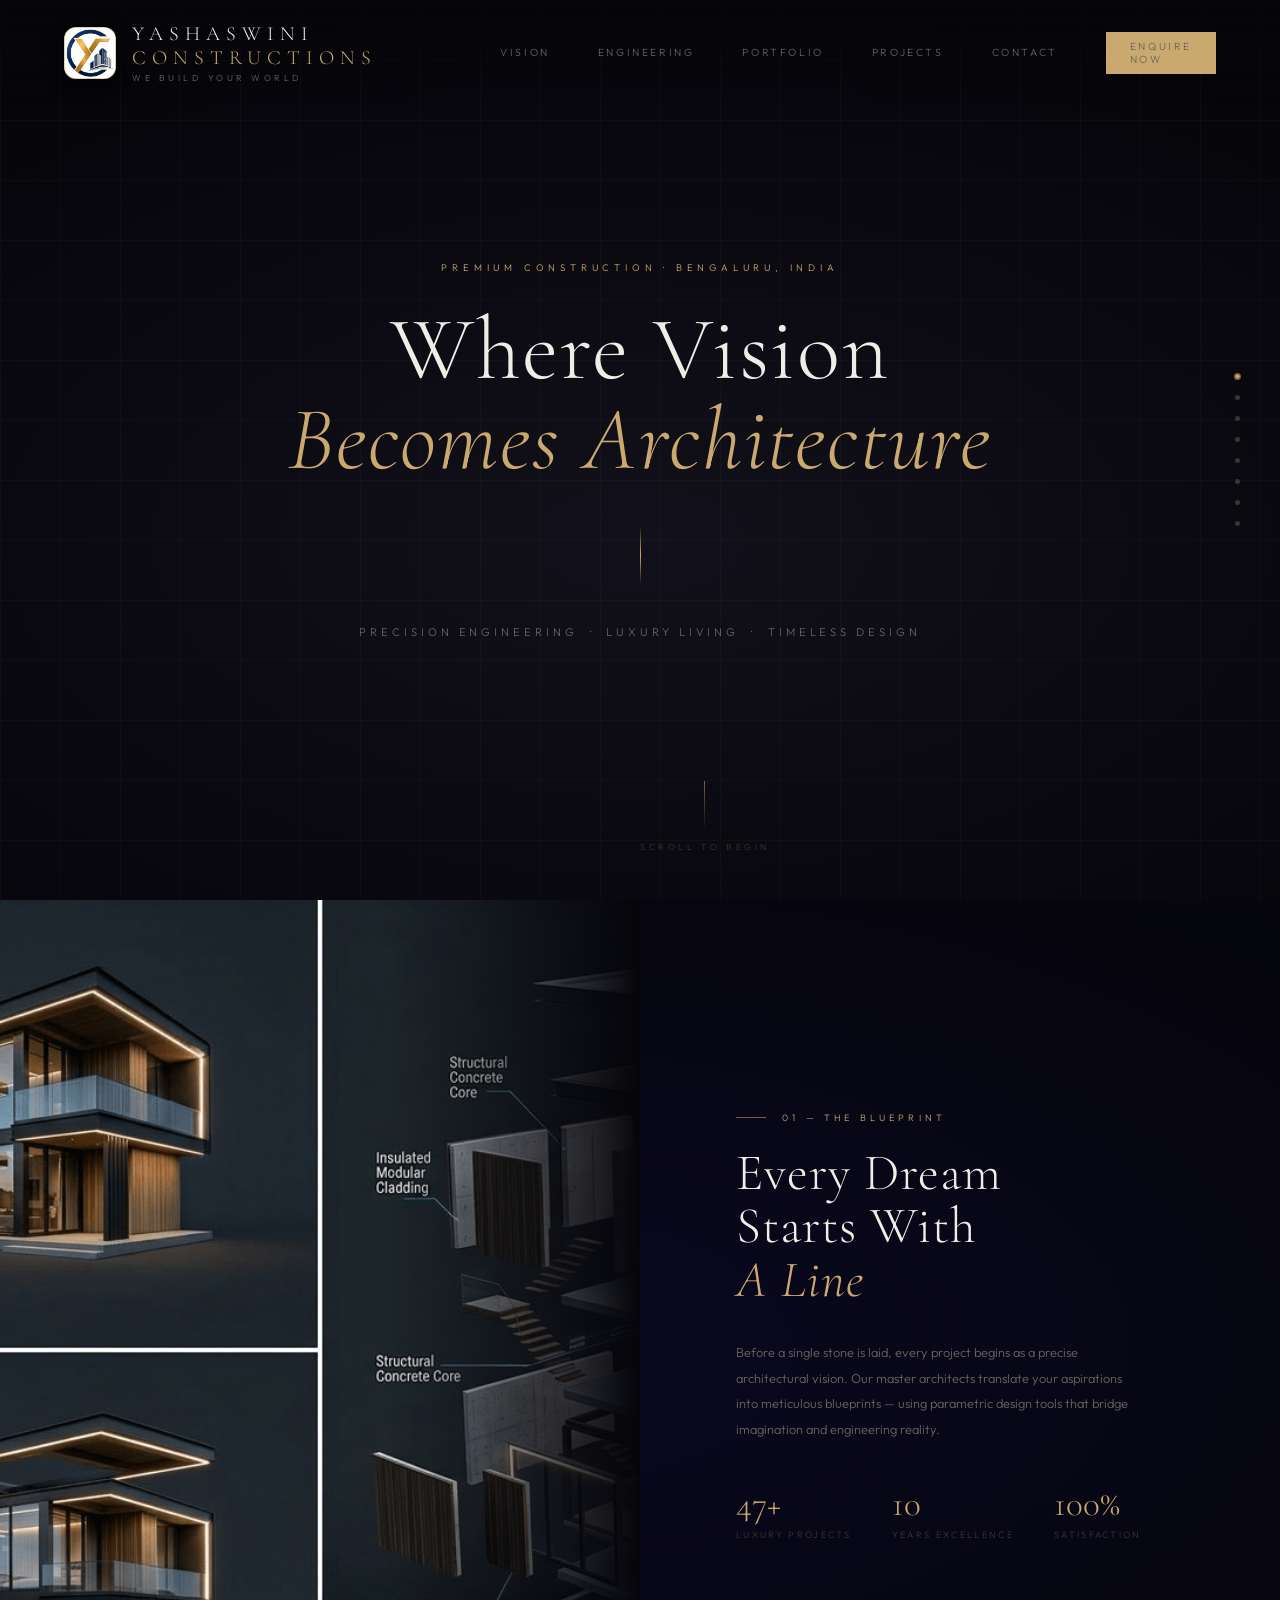
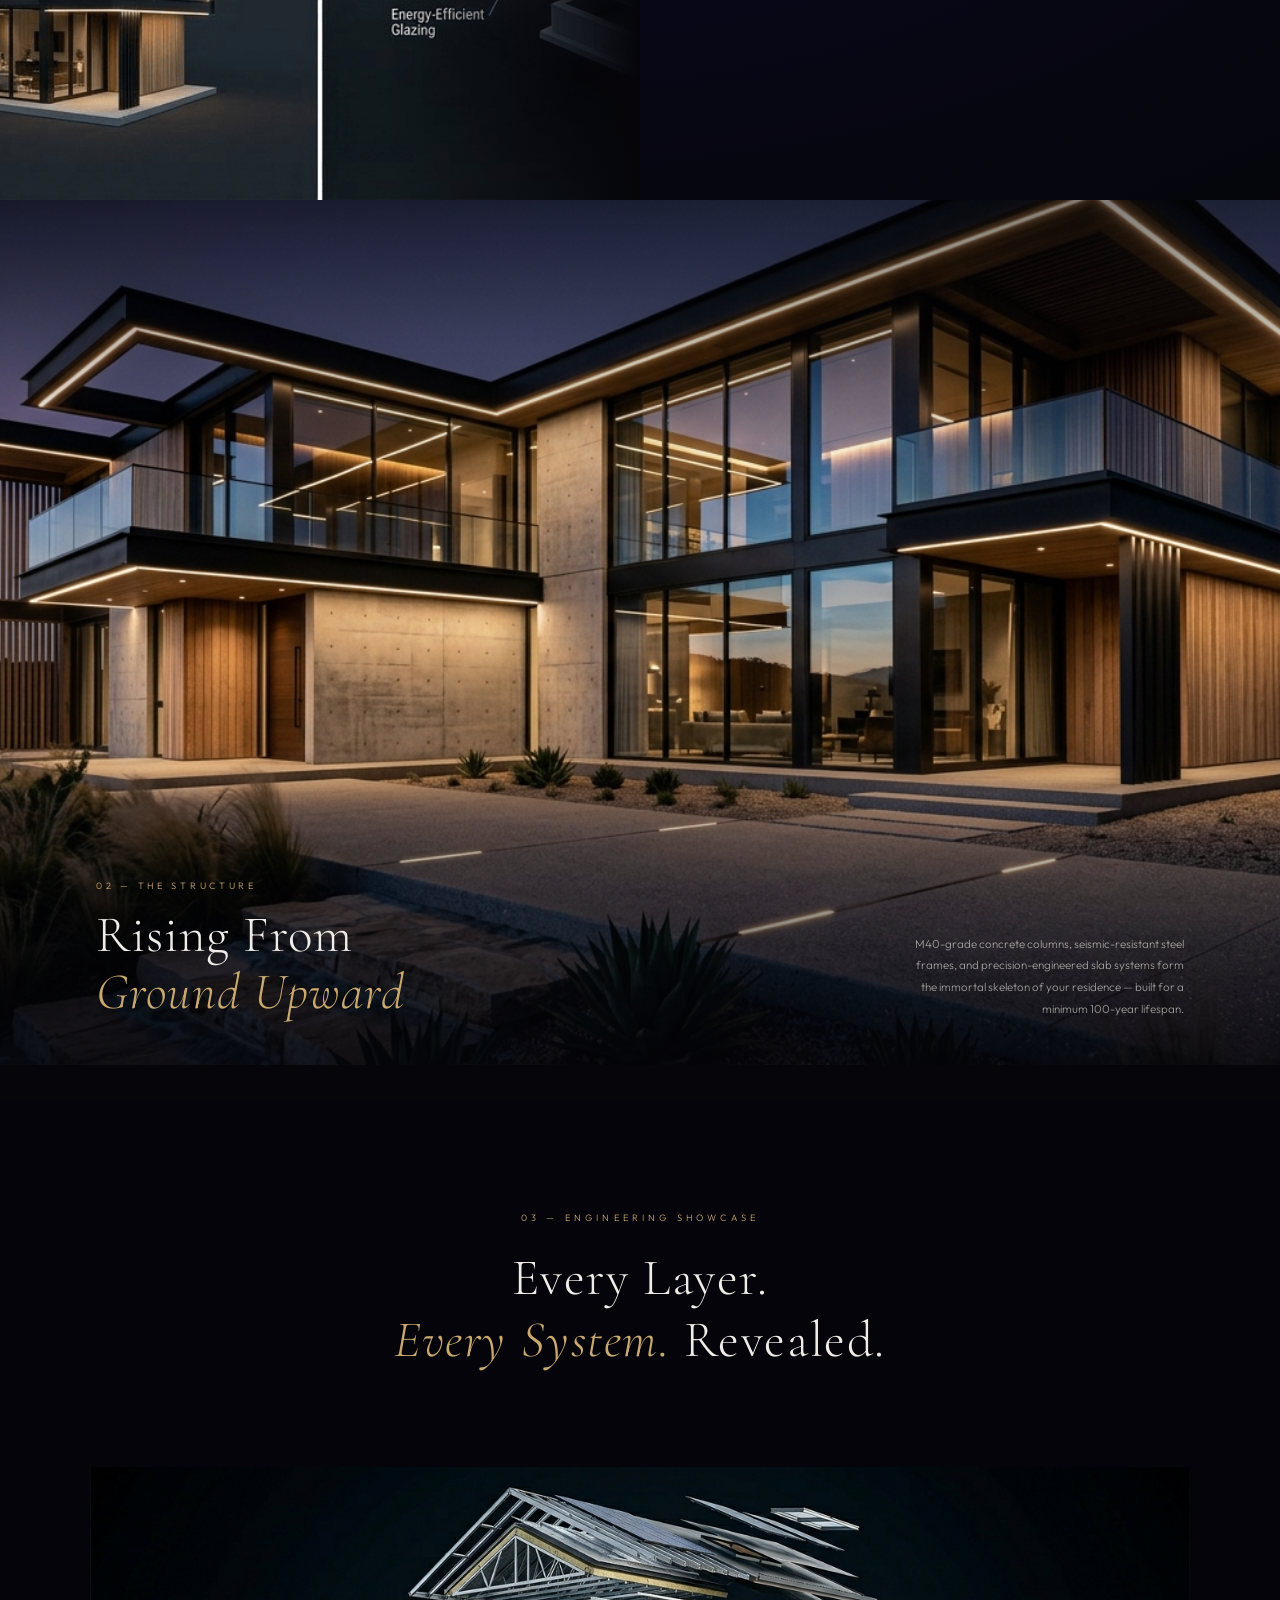
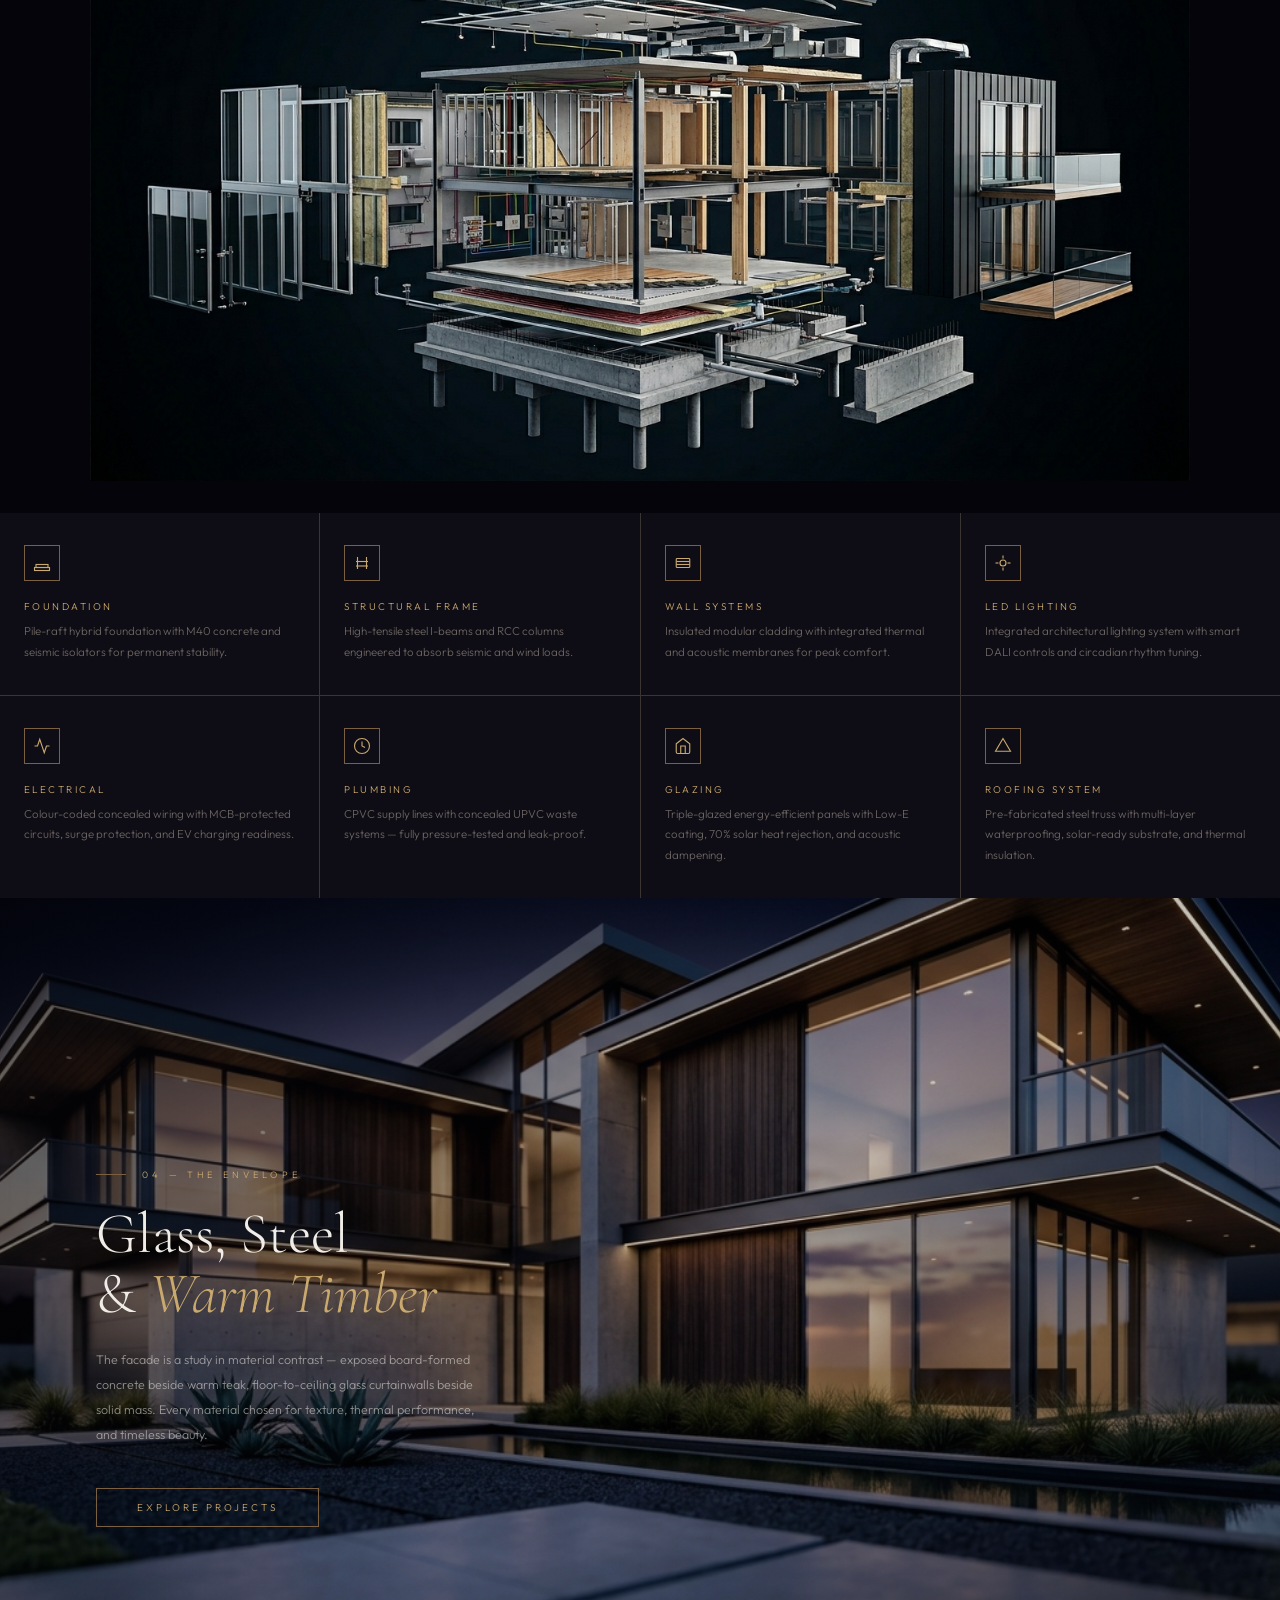
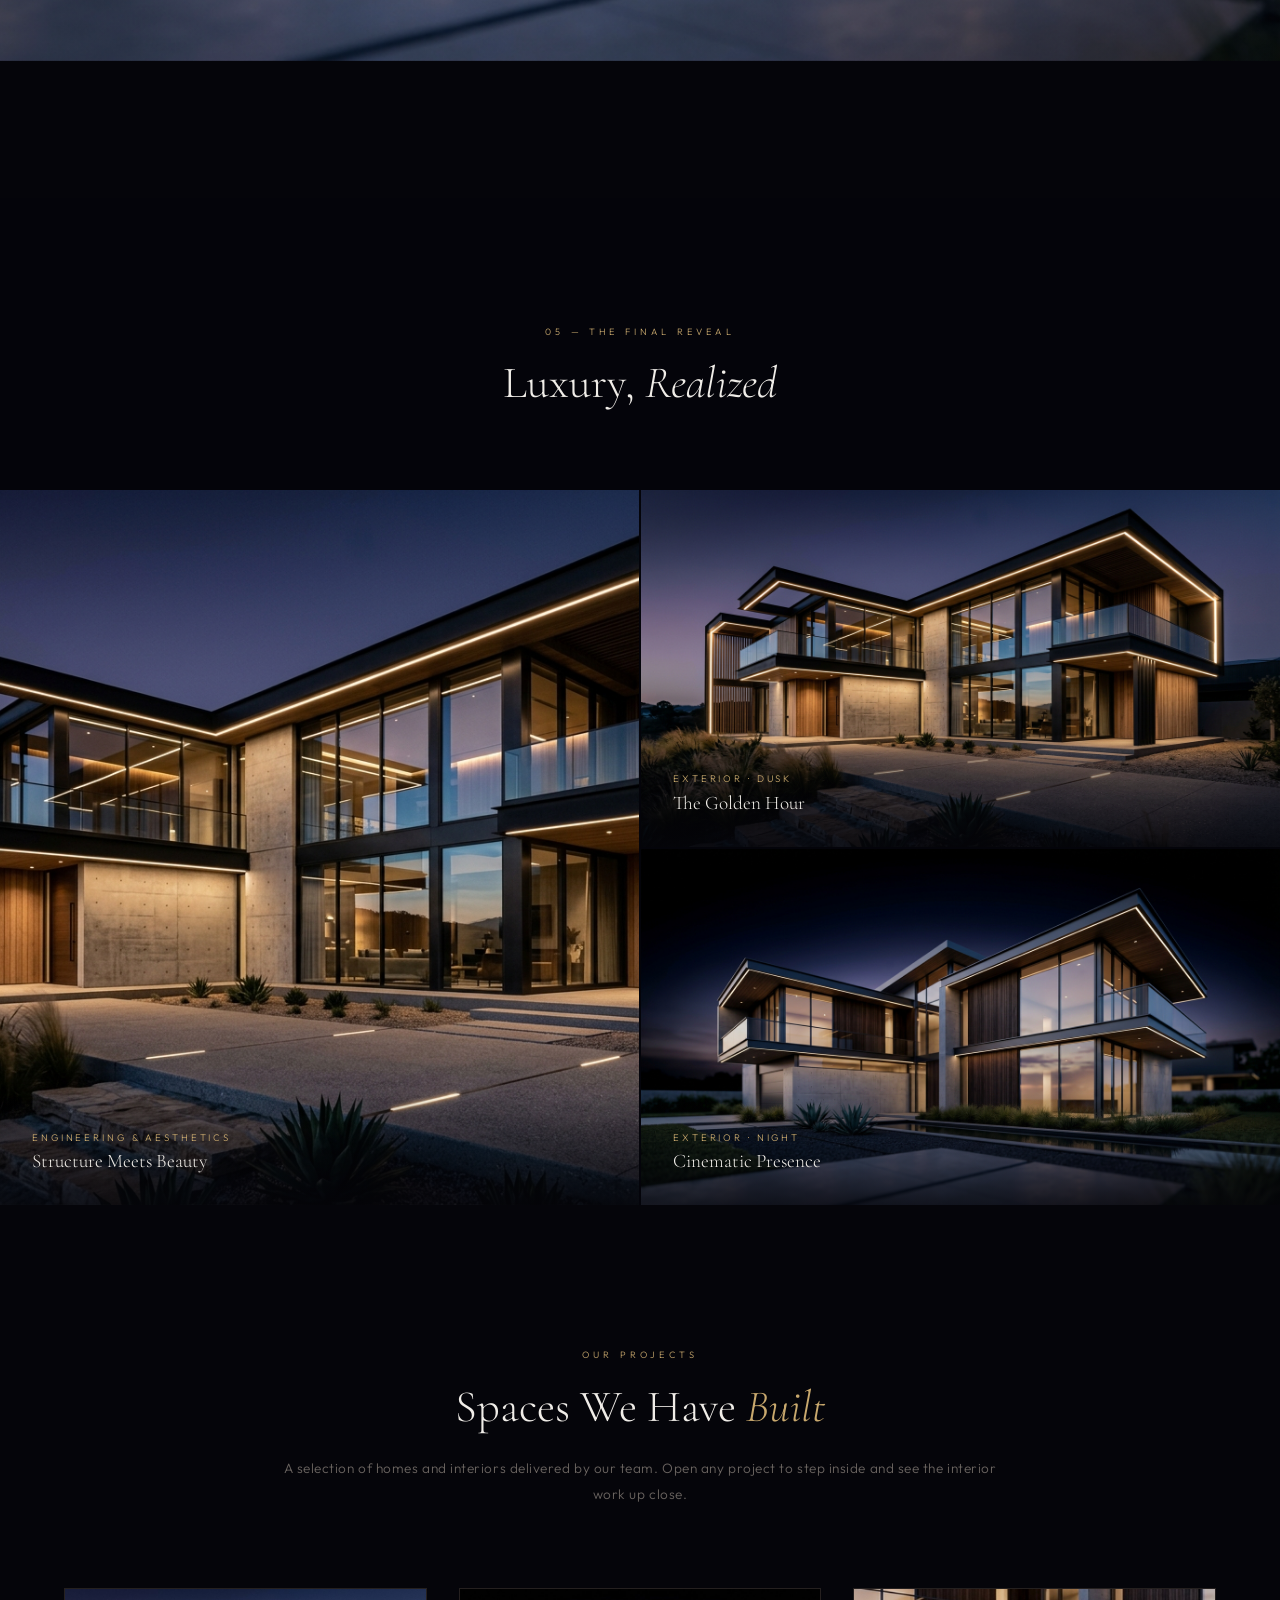
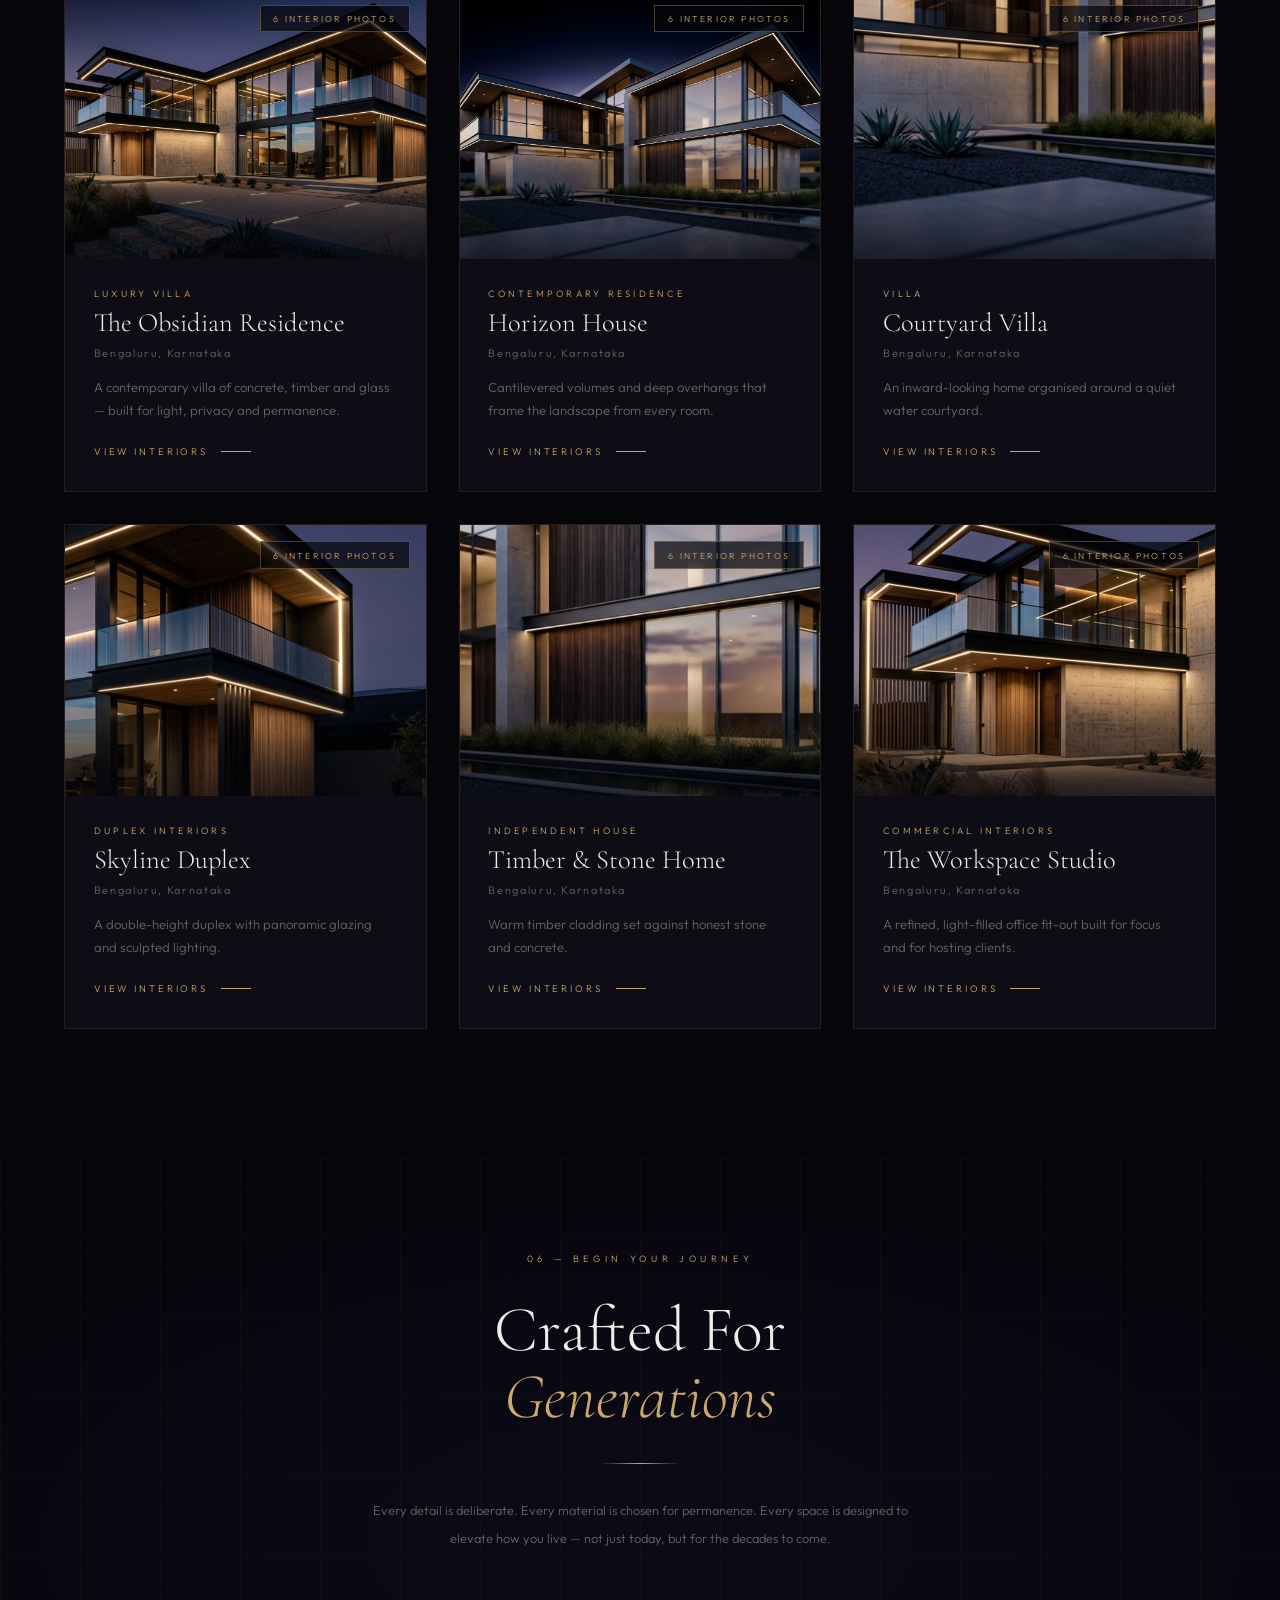
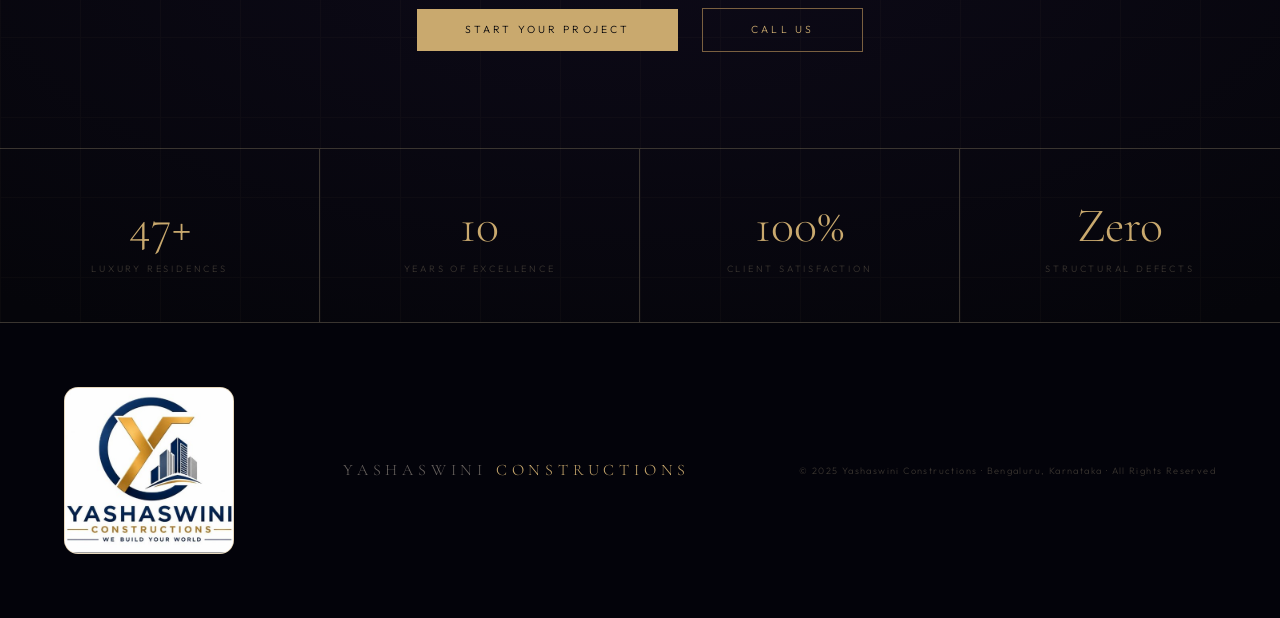
<file: index.html>
<!DOCTYPE html>
<html lang="en">
<head>
<meta charset="UTF-8">
<meta name="viewport" content="width=device-width, initial-scale=1.0">
<title>Yashaswini Constructions — Premium Construction &amp; Interiors in Bengaluru</title>
<meta name="description" content="Yashaswini Constructions is a premium construction and interior company in Bengaluru, building luxury homes with precision engineering and timeless design. We build your world.">
<meta name="robots" content="index, follow">
<meta name="theme-color" content="#05050A">
<meta name="author" content="Yashaswini Constructions">

<!-- Link previews (WhatsApp, Facebook, LinkedIn, X) -->
<meta property="og:type" content="website">
<meta property="og:site_name" content="Yashaswini Constructions">
<meta property="og:title" content="Yashaswini Constructions — Where Vision Becomes Architecture">
<meta property="og:description" content="Premium construction and luxury interiors in Bengaluru. Precision engineering, timeless design — we build your world.">
<meta property="og:image" content="assets/images/og-image.jpg">
<meta property="og:image:width" content="1200">
<meta property="og:image:height" content="630">
<meta property="og:locale" content="en_IN">
<meta name="twitter:card" content="summary_large_image">
<meta name="twitter:title" content="Yashaswini Constructions — Where Vision Becomes Architecture">
<meta name="twitter:description" content="Premium construction and luxury interiors in Bengaluru. We build your world.">
<meta name="twitter:image" content="assets/images/og-image.jpg">
<link rel="apple-touch-icon" href="assets/images/logo-mark.png">

<!-- Search-engine business info -->
<script type="application/ld+json">
{
  "@context": "https://schema.org",
  "@type": "GeneralContractor",
  "name": "Yashaswini Constructions",
  "slogan": "We Build Your World",
  "description": "Premium construction and luxury interior company in Bengaluru, India.",
  "foundingDate": "2016",
  "image": "assets/images/og-image.jpg",
  "logo": "assets/images/logo-full.jpg",
  "email": "info@yashaswini.in",
  "telephone": "+918041234567",
  "address": { "@type": "PostalAddress", "addressLocality": "Bengaluru", "addressRegion": "Karnataka", "addressCountry": "IN" }
}
</script>
<link rel="icon" type="image/png" href="assets/images/favicon.png">
<link rel="preconnect" href="https://fonts.googleapis.com">
<link href="https://fonts.googleapis.com/css2?family=Cormorant+Garamond:ital,wght@0,300;0,400;0,600;1,300;1,400&family=Outfit:wght@200;300;400;500&display=swap" rel="stylesheet">
<link rel="stylesheet" href="assets/css/style.css">
</head>
<body>

<div id="prog"></div>

<!-- NAV -->
<nav>
  <a href="#" class="nav-logo-link" aria-label="Yashaswini Constructions — home">
    <img class="nav-logo" src="assets/images/logo-mark.png" alt="Yashaswini Constructions logo">
    <div class="nav-brand">
      <div class="nav-brand-top">Yashaswini <span>Constructions</span></div>
      <div class="nav-brand-sub">We build your world</div>
    </div>
  </a>
  <div class="nav-links">
    <a href="#s2">Vision</a>
    <a href="#s4">Engineering</a>
    <a href="#s6">Portfolio</a>
    <a href="#projects">Projects</a>
    <a href="#s7">Contact</a>
    <a href="#s7" class="nav-cta">Enquire Now</a>
  </div>
</nav>

<!-- SECTION DOTS -->
<div id="dots">
  <div class="dot active" data-target="s1"></div>
  <div class="dot" data-target="s2"></div>
  <div class="dot" data-target="s3"></div>
  <div class="dot" data-target="s4"></div>
  <div class="dot" data-target="s5"></div>
  <div class="dot" data-target="s6"></div>
  <div class="dot" data-target="projects"></div>
  <div class="dot" data-target="s7"></div>
</div>

<!-- ═══════════ S1: HERO ═══════════ -->
<section id="s1">
  <div class="hero-bg"></div>
  <div class="blueprint-grid"></div>
  <div class="hero-content">
    <div class="hero-eyebrow">Premium Construction · Bengaluru, India</div>
    <h1 class="hero-h1">
      Where Vision<br>
      <em>Becomes Architecture</em>
    </h1>
    <div class="hero-divider"></div>
    <p class="hero-sub">Precision Engineering &nbsp;·&nbsp; Luxury Living &nbsp;·&nbsp; Timeless Design</p>
  </div>
  <div class="hero-scroll">
    <div class="scroll-line"></div>
    <span>Scroll to begin</span>
  </div>
</section>

<!-- ═══════════ S2: BLUEPRINT / GIF ═══════════ -->
<section id="s2">
  <div class="s2-inner">
    <div class="s2-visual">
      <img src="assets/images/blueprint-animation.gif" alt="Architectural animation — blueprint to structure" loading="lazy">
      <div class="s2-overlay"></div>
    </div>
    <div class="s2-text">
      <div class="section-kicker reveal">01 — The Blueprint</div>
      <h2 class="s2-h2 reveal stagger-1">Every Dream<br>Starts With<br><em>A Line</em></h2>
      <p class="s2-body reveal stagger-2">
        Before a single stone is laid, every project begins as a precise architectural vision. Our master architects translate your aspirations into meticulous blueprints — using parametric design tools that bridge imagination and engineering reality.
      </p>
      <div class="s2-stats reveal stagger-3">
        <div>
          <span class="s2-stat-num">47+</span>
          <div class="s2-stat-label">Luxury Projects</div>
        </div>
        <div>
          <span class="s2-stat-num">10</span>
          <div class="s2-stat-label">Years Excellence</div>
        </div>
        <div>
          <span class="s2-stat-num">100%</span>
          <div class="s2-stat-label">Satisfaction</div>
        </div>
      </div>
    </div>
  </div>
</section>

<!-- ═══════════ S3: NIGHT EXTERIOR 1 (full bleed) ═══════════ -->
<section id="s3">
  <img class="full-img" src="assets/images/residence-night.jpg" alt="Luxury residence — dusk exterior" loading="lazy">
  <div class="s3-vignette"></div>
  <div class="s3-caption">
    <div class="s3-left reveal">
      <p style="font-size:.58rem;letter-spacing:.4em;text-transform:uppercase;color:var(--gold);margin-bottom:1rem;">02 — The Structure</p>
      <h2>Rising From<br><em>Ground Upward</em></h2>
    </div>
    <div class="s3-right reveal stagger-2">
      <p>M40-grade concrete columns, seismic-resistant steel frames, and precision-engineered slab systems form the immortal skeleton of your residence — built for a minimum 100-year lifespan.</p>
    </div>
  </div>
</section>

<!-- ═══════════ S4: EXPLODED VIEW ═══════════ -->
<section id="s4">
  <div class="s4-header">
    <div class="kicker reveal">03 — Engineering Showcase</div>
    <h2 class="reveal stagger-1">Every Layer.<br><em>Every System.</em> Revealed.</h2>
  </div>

  <div class="s4-scene">
    <div class="s4-img-wrap reveal">
      <img src="assets/images/structure-exploded.jpg" alt="Exploded architectural view — all building systems" loading="lazy">
    </div>
  </div>

  <div class="s4-components">
    <div class="s4-comp reveal">
      <div class="s4-comp-icon">
        <svg viewBox="0 0 24 24"><rect x="2" y="18" width="20" height="4"/><rect x="4" y="14" width="16" height="4"/></svg>
      </div>
      <div class="s4-comp-name">Foundation</div>
      <div class="s4-comp-desc">Pile-raft hybrid foundation with M40 concrete and seismic isolators for permanent stability.</div>
    </div>
    <div class="s4-comp reveal stagger-1">
      <div class="s4-comp-icon">
        <svg viewBox="0 0 24 24"><line x1="6" y1="20" x2="6" y2="4"/><line x1="18" y1="20" x2="18" y2="4"/><line x1="4" y1="10" x2="20" y2="10"/><line x1="4" y1="16" x2="20" y2="16"/></svg>
      </div>
      <div class="s4-comp-name">Structural Frame</div>
      <div class="s4-comp-desc">High-tensile steel I-beams and RCC columns engineered to absorb seismic and wind loads.</div>
    </div>
    <div class="s4-comp reveal stagger-2">
      <div class="s4-comp-icon">
        <svg viewBox="0 0 24 24"><rect x="3" y="6" width="18" height="12" rx="1"/><line x1="3" y1="10" x2="21" y2="10"/><line x1="3" y1="14" x2="21" y2="14"/></svg>
      </div>
      <div class="s4-comp-name">Wall Systems</div>
      <div class="s4-comp-desc">Insulated modular cladding with integrated thermal and acoustic membranes for peak comfort.</div>
    </div>
    <div class="s4-comp reveal stagger-3">
      <div class="s4-comp-icon">
        <svg viewBox="0 0 24 24"><circle cx="12" cy="12" r="4"/><line x1="12" y1="2" x2="12" y2="6"/><line x1="12" y1="18" x2="12" y2="22"/><line x1="2" y1="12" x2="6" y2="12"/><line x1="18" y1="12" x2="22" y2="12"/></svg>
      </div>
      <div class="s4-comp-name">LED Lighting</div>
      <div class="s4-comp-desc">Integrated architectural lighting system with smart DALI controls and circadian rhythm tuning.</div>
    </div>
    <div class="s4-comp reveal">
      <div class="s4-comp-icon">
        <svg viewBox="0 0 24 24"><polyline points="22 12 18 12 15 21 9 3 6 12 2 12"/></svg>
      </div>
      <div class="s4-comp-name">Electrical</div>
      <div class="s4-comp-desc">Colour-coded concealed wiring with MCB-protected circuits, surge protection, and EV charging readiness.</div>
    </div>
    <div class="s4-comp reveal stagger-1">
      <div class="s4-comp-icon">
        <svg viewBox="0 0 24 24"><path d="M12 2C6.48 2 2 6.48 2 12s4.48 10 10 10 10-4.48 10-10S17.52 2 12 2z"/><path d="M12 6v6l4 2"/></svg>
      </div>
      <div class="s4-comp-name">Plumbing</div>
      <div class="s4-comp-desc">CPVC supply lines with concealed UPVC waste systems — fully pressure-tested and leak-proof.</div>
    </div>
    <div class="s4-comp reveal stagger-2">
      <div class="s4-comp-icon">
        <svg viewBox="0 0 24 24"><path d="M3 9l9-7 9 7v11a2 2 0 01-2 2H5a2 2 0 01-2-2z"/><polyline points="9 22 9 12 15 12 15 22"/></svg>
      </div>
      <div class="s4-comp-name">Glazing</div>
      <div class="s4-comp-desc">Triple-glazed energy-efficient panels with Low-E coating, 70% solar heat rejection, and acoustic dampening.</div>
    </div>
    <div class="s4-comp reveal stagger-3">
      <div class="s4-comp-icon">
        <svg viewBox="0 0 24 24"><polygon points="12 2 2 19 22 19"/></svg>
      </div>
      <div class="s4-comp-name">Roofing System</div>
      <div class="s4-comp-desc">Pre-fabricated steel truss with multi-layer waterproofing, solar-ready substrate, and thermal insulation.</div>
    </div>
  </div>
</section>

<!-- ═══════════ S5: SECOND EXTERIOR ═══════════ -->
<section id="s5">
  <img class="full-img" src="assets/images/residence-dusk.jpg" alt="Luxury residence — alternate view" loading="lazy">
  <div class="s5-vignette"></div>
  <div class="s5-content">
    <div class="s5-text">
      <div class="kicker reveal">04 — The Envelope</div>
      <h2 class="reveal stagger-1">Glass, Steel<br>&amp; <em>Warm Timber</em></h2>
      <p class="reveal stagger-2">
        The facade is a study in material contrast — exposed board-formed concrete beside warm teak, floor-to-ceiling glass curtainwalls beside solid mass. Every material chosen for texture, thermal performance, and timeless beauty.
      </p>
      <a href="#projects" class="s5-btn reveal stagger-3">Explore Projects</a>
    </div>
  </div>
</section>

<!-- ═══════════ S6: GALLERY / COLLAGE ═══════════ -->
<section id="s6">
  <div class="s6-header">
    <div class="kicker reveal">05 — The Final Reveal</div>
    <h2 class="reveal stagger-1">Luxury, <em>Realized</em></h2>
  </div>
  <div class="gallery-grid">
    <div class="gallery-item tall">
      <img src="assets/images/residence-night.jpg" alt="Complete luxury residence and exploded view" loading="lazy">
      <div class="gallery-caption reveal">
        <span>Engineering &amp; Aesthetics</span>
        <p>Structure Meets Beauty</p>
      </div>
    </div>
    <div class="gallery-item">
      <img src="assets/images/residence-night.jpg" alt="Luxury residence at dusk" loading="lazy">
      <div class="gallery-caption reveal">
        <span>Exterior · Dusk</span>
        <p>The Golden Hour</p>
      </div>
    </div>
    <div class="gallery-item">
      <img src="assets/images/residence-dusk.jpg" alt="Luxury residence alternate angle" loading="lazy">
      <div class="gallery-caption reveal">
        <span>Exterior · Night</span>
        <p>Cinematic Presence</p>
      </div>
    </div>
  </div>
</section>

<!-- ═══════════ OUR PROJECTS ═══════════ -->
<section id="projects">
  <div class="projects-header">
    <div class="kicker reveal">Our Projects</div>
    <h2 class="reveal stagger-1">Spaces We Have <em>Built</em></h2>
    <p class="reveal stagger-2">A selection of homes and interiors delivered by our team. Open any project to step inside and see the interior work up close.</p>
  </div>
  <div class="projects-grid" id="projects-grid">
    <noscript><p style="grid-column:1/-1;text-align:center;color:var(--dim)">Please enable JavaScript to view our projects.</p></noscript>
  </div>
</section>

<!-- ═══════════ S7: MANIFESTO / CTA ═══════════ -->
<section id="s7">
  <div class="s7-grid-bg"></div>
  <div style="width:100%;">
    <div class="s7-content">
      <div class="kicker">06 — Begin Your Journey</div>
      <h2>Crafted For<br><em>Generations</em></h2>
      <div class="s7-divider"></div>
      <p>Every detail is deliberate. Every material is chosen for permanence. Every space is designed to elevate how you live — not just today, but for the decades to come.</p>
      <div class="s7-cta-group">
        <a href="mailto:info@yashaswini.in" class="btn-primary">Start Your Project</a>
        <a href="tel:+918041234567" class="btn-ghost">Call Us</a>
      </div>
    </div>
    <div class="metrics">
      <div class="metric reveal">
        <span class="metric-num">47+</span>
        <div class="metric-label">Luxury Residences</div>
      </div>
      <div class="metric reveal stagger-1">
        <span class="metric-num">10</span>
        <div class="metric-label">Years of Excellence</div>
      </div>
      <div class="metric reveal stagger-2">
        <span class="metric-num">100%</span>
        <div class="metric-label">Client Satisfaction</div>
      </div>
      <div class="metric reveal stagger-3">
        <span class="metric-num">Zero</span>
        <div class="metric-label">Structural Defects</div>
      </div>
    </div>
  </div>
</section>

<!-- FOOTER -->
<footer>
  <img class="footer-logo" src="assets/images/logo-full.jpg" alt="Yashaswini Constructions — We Build Your World">
  <div class="footer-brand">Yashaswini <span>Constructions</span></div>
  <div class="footer-legal">© 2025 Yashaswini Constructions · Bengaluru, Karnataka · All Rights Reserved</div>
</footer>

<script src="assets/js/projects-data.js"></script>
<script src="assets/js/projects/01-obsidian-residence.js"></script>
<script src="assets/js/projects/02-horizon-house.js"></script>
<script src="assets/js/projects/03-courtyard-villa.js"></script>
<script src="assets/js/projects/04-skyline-duplex.js"></script>
<script src="assets/js/projects/05-timber-and-stone-home.js"></script>
<script src="assets/js/projects/06-workspace-studio.js"></script>
<script src="assets/js/main.js"></script>
<script src="assets/js/projects.js"></script>
</body>
</html>
</file>
<file: assets/css/style.css>
*{margin:0;padding:0;box-sizing:border-box;}
:root{
  --gold:#C9A96E;--gold-dim:#7A6040;--gold-bright:#E8C98A;
  --white:#F0EDE8;--dim:#6A6460;--dimmer:#3A3530;
  --black:#05050A;--card:#0E0C14;
}
html{scroll-behavior:smooth;}
body{
  background:var(--black);color:var(--white);
  font-family:'Outfit',sans-serif;font-weight:300;
  overflow-x:hidden;
}

/* ── PROGRESS ── */
#prog{position:fixed;top:0;left:0;height:2px;width:0;
  background:linear-gradient(90deg,var(--gold-dim),var(--gold),var(--gold-bright));
  z-index:200;transition:width .08s linear;}

/* ── NAV ── */
nav{
  position:fixed;top:0;left:0;right:0;z-index:150;
  display:flex;align-items:center;justify-content:space-between;
  padding:1.4rem 4rem;
  background:linear-gradient(180deg,rgba(5,5,10,.95) 0%,transparent 100%);
}
.nav-brand{display:flex;flex-direction:column;gap:.1rem;}
.nav-brand-top{
  font-family:'Cormorant Garamond',serif;
  font-size:1.25rem;font-weight:300;letter-spacing:.3em;
  color:var(--white);text-transform:uppercase;
}
.nav-brand-top span{color:var(--gold);}
.nav-brand-sub{font-size:.55rem;letter-spacing:.4em;text-transform:uppercase;color:var(--dim);}
.nav-links{display:flex;gap:3rem;align-items:center;}
.nav-links a{
  font-size:.65rem;letter-spacing:.25em;text-transform:uppercase;
  color:var(--dim);text-decoration:none;transition:color .3s;
}
.nav-links a:hover{color:var(--gold);}
.nav-cta{
  font-size:.65rem;letter-spacing:.2em;text-transform:uppercase;
  color:var(--black);background:var(--gold);
  padding:.5rem 1.5rem;text-decoration:none;
  transition:background .3s;
}
.nav-cta:hover{background:var(--gold-bright);}

/* ── SECTION DOTS ── */
#dots{
  position:fixed;right:2.5rem;top:50%;transform:translateY(-50%);
  display:flex;flex-direction:column;gap:1rem;z-index:140;
}
.dot{
  width:5px;height:5px;border-radius:50%;
  background:var(--dimmer);transition:all .4s;cursor:pointer;
  border:1px solid transparent;
}
.dot.active{background:var(--gold);transform:scale(1.4);border-color:var(--gold-dim);}
.dot:hover{background:var(--gold-dim);}

/* ═══════════════════════════════════
   SECTION 1 — HERO
═══════════════════════════════════ */
#s1{
  position:relative;height:100vh;
  display:flex;align-items:center;justify-content:center;
  overflow:hidden;
}
.hero-bg{
  position:absolute;inset:0;
  background:radial-gradient(ellipse 80% 60% at 50% 60%, #12101A 0%, #05050A 100%);
}
/* Blueprint grid overlay */
.blueprint-grid{
  position:absolute;inset:0;opacity:.04;
  background-image:
    linear-gradient(var(--gold) 1px, transparent 1px),
    linear-gradient(90deg, var(--gold) 1px, transparent 1px);
  background-size:60px 60px;
}
.hero-content{
  position:relative;z-index:10;
  text-align:center;
  animation:heroFadeIn 1.8s ease forwards;
}
@keyframes heroFadeIn{
  from{opacity:0;transform:translateY(24px)}
  to{opacity:1;transform:translateY(0)}
}
.hero-eyebrow{
  font-size:.6rem;letter-spacing:.5em;text-transform:uppercase;
  color:var(--gold);margin-bottom:2rem;
  animation:fadeUp 1s .3s both;
}
.hero-h1{
  font-family:'Cormorant Garamond',serif;
  font-size:clamp(3rem,7vw,6.5rem);
  font-weight:300;line-height:1;
  letter-spacing:.02em;
  animation:fadeUp 1s .5s both;
}
.hero-h1 em{color:var(--gold);font-style:italic;display:block;}
.hero-divider{
  width:1px;height:60px;background:linear-gradient(180deg,transparent,var(--gold),transparent);
  margin:2.5rem auto;animation:fadeUp 1s .7s both;
}
.hero-sub{
  font-size:.7rem;letter-spacing:.35em;text-transform:uppercase;
  color:var(--dim);animation:fadeUp 1s .9s both;
}
.hero-scroll{
  position:absolute;bottom:3rem;left:50%;transform:translateX(-50%);
  display:flex;flex-direction:column;align-items:center;gap:.6rem;
  animation:fadeUp 1s 1.2s both;
}
.hero-scroll span{font-size:.55rem;letter-spacing:.4em;text-transform:uppercase;color:var(--dimmer);}
.scroll-line{width:1px;height:50px;background:linear-gradient(180deg,var(--gold-dim),transparent);
  animation:scrollLine 2s ease-in-out infinite;}
@keyframes scrollLine{0%,100%{transform:scaleY(0);transform-origin:top}50%{transform:scaleY(1);transform-origin:top}}
@keyframes fadeUp{from{opacity:0;transform:translateY(20px)}to{opacity:1;transform:translateY(0)}}

/* ═══════════════════════════════════
   SECTION 2 — BLUEPRINT / GIF
═══════════════════════════════════ */
#s2{
  position:relative;min-height:100vh;
  display:flex;align-items:center;
  overflow:hidden;
  background:radial-gradient(ellipse 100% 70% at 40% 50%, #0A0820 0%, #05050A 100%);
}
.s2-inner{
  display:grid;grid-template-columns:1fr 1fr;
  align-items:center;gap:0;width:100%;
}
.s2-visual{
  position:relative;height:100vh;overflow:hidden;
}
.s2-visual img, .s2-visual .gif-wrap img{
  width:100%;height:100%;object-fit:cover;
  display:block;
}
.s2-overlay{
  position:absolute;inset:0;
  background:linear-gradient(90deg, transparent 60%, #05050A 100%);
}
.s2-text{padding:0 5rem 0 6rem;}
.section-kicker{
  font-size:.58rem;letter-spacing:.45em;text-transform:uppercase;
  color:var(--gold);margin-bottom:1.5rem;
  display:flex;align-items:center;gap:1rem;
}
.section-kicker::before{content:'';display:block;width:30px;height:1px;background:var(--gold-dim);}
.s2-h2{
  font-family:'Cormorant Garamond',serif;
  font-size:clamp(2.5rem,4vw,4rem);font-weight:300;
  line-height:1.05;letter-spacing:.02em;
  color:var(--white);margin-bottom:2rem;
}
.s2-h2 em{color:var(--gold);font-style:italic;}
.s2-body{
  font-size:.8rem;line-height:2;color:var(--dim);
  margin-bottom:2.5rem;max-width:400px;
}
.s2-stats{display:flex;gap:2.5rem;margin-bottom:3rem;}
.s2-stat-num{
  font-family:'Cormorant Garamond',serif;
  font-size:2.2rem;font-weight:300;color:var(--gold);
  display:block;
}
.s2-stat-label{font-size:.58rem;letter-spacing:.25em;text-transform:uppercase;color:var(--dimmer);margin-top:.25rem;}

/* ═══════════════════════════════════
   SECTION 3 — NIGHT EXTERIOR (full bleed)
═══════════════════════════════════ */
#s3{
  position:relative;height:100vh;overflow:hidden;
}
#s3 .full-img{
  position:absolute;inset:0;width:100%;height:100%;
  object-fit:cover;object-position:center;
  transform:scale(1.05);
  transition:transform 8s ease;
}
#s3:hover .full-img{transform:scale(1);}
.s3-vignette{
  position:absolute;inset:0;
  background:linear-gradient(180deg, rgba(5,5,10,.5) 0%, transparent 30%, transparent 60%, rgba(5,5,10,.85) 100%);
}
.s3-caption{
  position:absolute;bottom:0;left:0;right:0;
  padding:5rem 6rem;
  display:flex;align-items:flex-end;justify-content:space-between;
}
.s3-left h2{
  font-family:'Cormorant Garamond',serif;
  font-size:clamp(2rem,4vw,3.5rem);font-weight:300;
  line-height:1.1;letter-spacing:.02em;
  color:var(--white);
}
.s3-left h2 em{color:var(--gold);font-style:italic;}
.s3-right{text-align:right;max-width:280px;}
.s3-right p{font-size:.72rem;line-height:1.9;color:rgba(240,237,232,.6);}

/* ═══════════════════════════════════
   SECTION 4 — EXPLODED VIEW
═══════════════════════════════════ */
#s4{
  position:relative;min-height:100vh;
  background:#04040A;overflow:hidden;
}
.s4-header{
  text-align:center;padding:7rem 2rem 4rem;
}
.s4-header .kicker{font-size:.58rem;letter-spacing:.45em;text-transform:uppercase;color:var(--gold);margin-bottom:1.5rem;}
.s4-header h2{
  font-family:'Cormorant Garamond',serif;
  font-size:clamp(2rem,4vw,3.5rem);font-weight:300;
  color:var(--white);letter-spacing:.03em;
}
.s4-header h2 em{color:var(--gold);font-style:italic;}

.s4-scene{
  position:relative;width:100%;
  display:flex;align-items:center;justify-content:center;
  padding:2rem;
}
.s4-img-wrap{
  position:relative;max-width:1100px;width:100%;
}
.s4-img-wrap img{
  width:100%;display:block;border-radius:2px;
}
/* Component labels overlay */
.s4-labels{
  position:absolute;inset:0;pointer-events:none;
}
.s4-tag{
  position:absolute;
  display:flex;align-items:center;gap:.6rem;
  opacity:0;
  animation:tagReveal .6s ease forwards;
}
.s4-tag-line{height:1px;background:var(--gold-dim);}
.s4-tag-text{
  font-size:.58rem;letter-spacing:.2em;text-transform:uppercase;
  color:var(--gold);white-space:nowrap;
}
@keyframes tagReveal{from{opacity:0;transform:translateX(-8px)}to{opacity:1;transform:translateX(0)}}

.s4-components{
  display:grid;grid-template-columns:repeat(4,1fr);
  gap:1px;background:var(--dimmer);
  margin-top:0;
}
.s4-comp{
  background:var(--card);padding:2rem 1.5rem;
  transition:background .3s;cursor:default;
}
.s4-comp:hover{background:#14121E;}
.s4-comp-icon{
  width:36px;height:36px;margin-bottom:1.2rem;
  display:flex;align-items:center;justify-content:center;
  border:1px solid var(--gold-dim);
}
.s4-comp-icon svg{width:18px;height:18px;stroke:var(--gold);fill:none;stroke-width:1.5;}
.s4-comp-name{
  font-size:.62rem;letter-spacing:.25em;text-transform:uppercase;
  color:var(--gold);margin-bottom:.5rem;
}
.s4-comp-desc{font-size:.72rem;line-height:1.8;color:var(--dim);}

/* ═══════════════════════════════════
   SECTION 5 — SECOND NIGHT EXTERIOR
═══════════════════════════════════ */
#s5{
  position:relative;height:100vh;overflow:hidden;
}
#s5 .full-img{
  position:absolute;inset:0;width:100%;height:100%;
  object-fit:cover;
}
.s5-vignette{
  position:absolute;inset:0;
  background:linear-gradient(135deg, rgba(5,5,10,.7) 0%, rgba(5,5,10,.2) 50%, rgba(5,5,10,.5) 100%);
}
.s5-content{
  position:relative;z-index:10;
  height:100%;display:flex;align-items:center;
  padding:0 6rem;
}
.s5-text{max-width:480px;}
.s5-text .kicker{font-size:.58rem;letter-spacing:.45em;text-transform:uppercase;color:var(--gold);margin-bottom:1.5rem;
  display:flex;align-items:center;gap:1rem;}
.s5-text .kicker::before{content:'';width:30px;height:1px;background:var(--gold-dim);}
.s5-text h2{
  font-family:'Cormorant Garamond',serif;
  font-size:clamp(2.5rem,4.5vw,4rem);font-weight:300;
  line-height:1.05;color:var(--white);margin-bottom:1.5rem;
}
.s5-text h2 em{color:var(--gold);font-style:italic;}
.s5-text p{font-size:.78rem;line-height:2;color:rgba(240,237,232,.55);margin-bottom:2.5rem;max-width:380px;}
.s5-btn{
  display:inline-block;padding:.75rem 2.5rem;
  font-size:.62rem;letter-spacing:.3em;text-transform:uppercase;
  color:var(--gold);border:1px solid var(--gold-dim);
  text-decoration:none;transition:all .3s;
}
.s5-btn:hover{background:var(--gold);color:var(--black);}

/* ═══════════════════════════════════
   SECTION 6 — COLLAGE / GALLERY
═══════════════════════════════════ */
#s6{
  background:#04040A;padding:8rem 0 0;
}
.s6-header{text-align:center;padding:0 2rem 5rem;}
.s6-header .kicker{font-size:.58rem;letter-spacing:.45em;text-transform:uppercase;color:var(--gold);margin-bottom:1.2rem;}
.s6-header h2{
  font-family:'Cormorant Garamond',serif;
  font-size:clamp(2rem,3.5vw,3rem);font-weight:300;
  color:var(--white);
}
.gallery-grid{
  display:grid;
  grid-template-columns:1fr 1fr;
  grid-template-rows:auto auto;
  gap:2px;
}
.gallery-item{overflow:hidden;position:relative;}
.gallery-item img{
  width:100%;height:100%;object-fit:cover;display:block;
  transition:transform 6s ease;
}
.gallery-item:hover img{transform:scale(1.04);}
.gallery-item.tall{grid-row:span 2;}
.gallery-caption{
  position:absolute;bottom:0;left:0;right:0;
  padding:2rem;
  background:linear-gradient(180deg,transparent,rgba(5,5,10,.8));
}
.gallery-caption span{font-size:.6rem;letter-spacing:.3em;text-transform:uppercase;color:var(--gold);}
.gallery-caption p{font-family:'Cormorant Garamond',serif;font-size:1.2rem;font-weight:300;color:var(--white);margin-top:.3rem;}

/* ═══════════════════════════════════
   SECTION 7 — FINAL CTA / MANIFESTO
═══════════════════════════════════ */
#s7{
  position:relative;min-height:80vh;
  display:flex;align-items:center;justify-content:center;
  overflow:hidden;
  background:radial-gradient(ellipse 80% 60% at 50% 50%, #0D0A18 0%, #05050A 100%);
}
.s7-grid-bg{
  position:absolute;inset:0;opacity:.03;
  background-image:
    linear-gradient(var(--gold) 1px,transparent 1px),
    linear-gradient(90deg,var(--gold) 1px,transparent 1px);
  background-size:80px 80px;
}
.s7-content{position:relative;z-index:10;text-align:center;padding:6rem 2rem;}
.s7-content .kicker{font-size:.58rem;letter-spacing:.5em;text-transform:uppercase;color:var(--gold);margin-bottom:2rem;}
.s7-content h2{
  font-family:'Cormorant Garamond',serif;
  font-size:clamp(2.5rem,5vw,5rem);font-weight:300;
  line-height:1.05;color:var(--white);margin-bottom:1.5rem;
}
.s7-content h2 em{color:var(--gold);font-style:italic;}
.s7-divider{
  width:80px;height:1px;
  background:linear-gradient(90deg,transparent,var(--gold),transparent);
  margin:2rem auto;
}
.s7-content p{
  font-size:.8rem;line-height:2.2;color:var(--dim);
  max-width:580px;margin:0 auto 3.5rem;
}
.s7-cta-group{display:flex;gap:1.5rem;justify-content:center;align-items:center;}
.btn-primary{
  display:inline-block;padding:.9rem 3rem;
  font-size:.65rem;letter-spacing:.3em;text-transform:uppercase;
  color:var(--black);background:var(--gold);
  text-decoration:none;transition:background .3s;
}
.btn-primary:hover{background:var(--gold-bright);}
.btn-ghost{
  display:inline-block;padding:.9rem 3rem;
  font-size:.65rem;letter-spacing:.3em;text-transform:uppercase;
  color:var(--gold);border:1px solid var(--gold-dim);
  text-decoration:none;transition:all .3s;
}
.btn-ghost:hover{background:var(--gold);color:var(--black);}

/* METRICS BAR */
.metrics{
  display:grid;grid-template-columns:repeat(4,1fr);
  border-top:1px solid var(--dimmer);
}
.metric{
  padding:3rem 2rem;text-align:center;
  border-right:1px solid var(--dimmer);
}
.metric:last-child{border-right:none;}
.metric-num{
  font-family:'Cormorant Garamond',serif;
  font-size:3rem;font-weight:300;color:var(--gold);
  display:block;
}
.metric-label{font-size:.58rem;letter-spacing:.3em;text-transform:uppercase;color:var(--dimmer);margin-top:.5rem;}

/* ── FOOTER ── */
footer{
  background:#03030A;
  border-top:1px solid var(--dimmer);
  padding:4rem;
  display:flex;align-items:center;justify-content:space-between;
}
.footer-brand{
  font-family:'Cormorant Garamond',serif;
  font-size:1rem;font-weight:300;letter-spacing:.3em;
  text-transform:uppercase;color:var(--dim);
}
.footer-brand span{color:var(--gold);}
.footer-legal{font-size:.58rem;letter-spacing:.15em;color:var(--dimmer);}

/* ── SCROLL ANIMATIONS ── */
.reveal{opacity:0;transform:translateY(30px);transition:opacity .8s ease,transform .8s ease;}
.reveal.visible{opacity:1;transform:translateY(0);}
.reveal-left{opacity:0;transform:translateX(-30px);transition:opacity .9s ease,transform .9s ease;}
.reveal-left.visible{opacity:1;transform:translateX(0);}
.reveal-right{opacity:0;transform:translateX(30px);transition:opacity .9s ease,transform .9s ease;}
.reveal-right.visible{opacity:1;transform:translateX(0);}
.stagger-1{transition-delay:.1s!important;}
.stagger-2{transition-delay:.2s!important;}
.stagger-3{transition-delay:.3s!important;}
.stagger-4{transition-delay:.4s!important;}

/* ── RESPONSIVE ── */
/* ── LOGO ── */
.nav-logo-link{display:flex;align-items:center;gap:1rem;text-decoration:none;}
.nav-logo{
  width:52px;height:52px;border-radius:12px;object-fit:cover;flex-shrink:0;
  background:#fff;border:1px solid rgba(201,169,110,.55);
  box-shadow:0 4px 18px rgba(0,0,0,.45);
}
.footer-logo{
  display:block;width:170px;max-width:60vw;height:auto;border-radius:14px;
  background:#fff;border:1px solid rgba(201,169,110,.45);
}
@media(max-width:900px){
  nav{padding:1.2rem 2rem;}
  .nav-logo{width:44px;height:44px;border-radius:10px;}
  .nav-logo-link{gap:.8rem;}
  .nav-links{display:none;}
  .s2-inner{grid-template-columns:1fr;}
  .s2-visual{height:50vh;}
  .s2-text{padding:3rem 2rem;}
  .s3-caption,.s5-content{padding:3rem 2rem;}
  .s4-components{grid-template-columns:repeat(2,1fr);}
  .gallery-grid{grid-template-columns:1fr;}
  .gallery-item.tall{grid-row:span 1;}
  .metrics{grid-template-columns:repeat(2,1fr);}
  footer{flex-direction:column;gap:1rem;text-align:center;}
  #dots{display:none;}
}

/* ═══════════════════════════════════════
   OUR PROJECTS (home page section)
═══════════════════════════════════════ */
#projects{background:#05050A;padding:9rem 4rem 8rem;position:relative;}
.projects-header{text-align:center;max-width:720px;margin:0 auto 5rem;}
.projects-header .kicker{font-size:.58rem;letter-spacing:.45em;text-transform:uppercase;color:var(--gold);margin-bottom:1.2rem;}
.projects-header h2{font-family:'Cormorant Garamond',serif;font-size:clamp(2rem,3.5vw,3rem);font-weight:300;color:var(--white);}
.projects-header h2 em{color:var(--gold);font-style:italic;}
.projects-header p{margin-top:1.4rem;font-size:.85rem;line-height:1.9;color:var(--dim);letter-spacing:.04em;}
.projects-grid{max-width:1400px;margin:0 auto;display:grid;grid-template-columns:repeat(3,1fr);gap:2rem;}
.project-card{
  position:relative;display:block;text-decoration:none;color:inherit;
  background:var(--card);border:1px solid rgba(201,169,110,.12);overflow:hidden;
  transition:border-color .4s,transform .4s;
}
.project-card:hover{border-color:rgba(201,169,110,.55);transform:translateY(-6px);}
.project-card-img{aspect-ratio:4/3;overflow:hidden;position:relative;}
.project-card-img img{width:100%;height:100%;object-fit:cover;display:block;transition:transform 1.2s ease;}
.project-card:hover .project-card-img img{transform:scale(1.07);}
.project-card-img::after{content:"";position:absolute;inset:0;background:linear-gradient(180deg,transparent 55%,rgba(5,5,10,.65));}
.project-card-count{
  position:absolute;top:1rem;right:1rem;z-index:2;
  font-size:.55rem;letter-spacing:.25em;text-transform:uppercase;
  padding:.45rem .8rem;background:rgba(5,5,10,.7);border:1px solid rgba(201,169,110,.35);color:var(--gold);
}
.project-card-body{padding:1.8rem 1.8rem 2rem;}
.project-card-cat{font-size:.58rem;letter-spacing:.35em;text-transform:uppercase;color:var(--gold);}
.project-card-title{font-family:'Cormorant Garamond',serif;font-size:1.65rem;font-weight:300;color:var(--white);margin:.55rem 0 .4rem;line-height:1.2;}
.project-card-loc{font-size:.68rem;letter-spacing:.15em;color:var(--dim);}
.project-card-sum{font-size:.82rem;line-height:1.8;color:var(--dim);margin-top:1rem;}
.project-card-link{
  display:inline-flex;align-items:center;gap:.8rem;margin-top:1.4rem;
  font-size:.6rem;letter-spacing:.3em;text-transform:uppercase;color:var(--gold);
}
.project-card-link span{display:inline-block;width:30px;height:1px;background:var(--gold);transition:width .4s;}
.project-card:hover .project-card-link span{width:54px;}

/* ═══════════════════════════════════════
   PROJECT PAGE (project.html)
═══════════════════════════════════════ */
.pp-hero{position:relative;height:82vh;min-height:520px;overflow:hidden;display:flex;align-items:flex-end;}
.pp-hero img{position:absolute;inset:0;width:100%;height:100%;object-fit:cover;}
.pp-hero::after{content:"";position:absolute;inset:0;background:linear-gradient(180deg,rgba(5,5,10,.35) 0%,rgba(5,5,10,.15) 40%,#05050A 100%);}
.pp-hero-inner{position:relative;z-index:2;padding:0 4rem 3rem;max-width:1400px;width:100%;margin:0 auto;}
.pp-back{
  display:inline-flex;align-items:center;gap:.8rem;margin-bottom:2rem;text-decoration:none;
  font-size:.6rem;letter-spacing:.3em;text-transform:uppercase;color:var(--gold);transition:gap .3s;
}
.pp-back:hover{gap:1.2rem;}
.pp-cat{font-size:.6rem;letter-spacing:.45em;text-transform:uppercase;color:var(--gold);margin-bottom:1.1rem;}
.pp-title{font-family:'Cormorant Garamond',serif;font-size:clamp(2.4rem,6vw,5rem);font-weight:300;line-height:1.05;color:var(--white);}
.pp-loc{margin-top:1.2rem;font-size:.75rem;letter-spacing:.25em;text-transform:uppercase;color:var(--dim);}

.pp-about{max-width:1400px;margin:0 auto;padding:5rem 4rem;display:grid;grid-template-columns:1.5fr 1fr;gap:6rem;border-bottom:1px solid var(--dimmer);}
.pp-about h3,.pp-facts h3{font-size:.6rem;letter-spacing:.4em;text-transform:uppercase;color:var(--gold);margin-bottom:1.6rem;font-weight:400;}
.pp-about p{font-family:'Cormorant Garamond',serif;font-size:1.45rem;font-weight:300;line-height:1.75;color:var(--white);}
.pp-fact{display:flex;justify-content:space-between;gap:2rem;padding:.95rem 0;border-bottom:1px solid var(--dimmer);font-size:.78rem;letter-spacing:.1em;}
.pp-fact span:first-child{color:var(--dim);text-transform:uppercase;font-size:.62rem;letter-spacing:.25em;}
.pp-fact span:last-child{color:var(--white);text-align:right;}
.pp-tags{display:flex;flex-wrap:wrap;gap:.6rem;margin-top:1.6rem;}
.pp-tag{font-size:.6rem;letter-spacing:.18em;text-transform:uppercase;padding:.55rem 1rem;border:1px solid var(--gold-dim);color:var(--gold);}

.pp-interiors{max-width:1400px;margin:0 auto;padding:6rem 4rem 5rem;}
.pp-interiors-head{text-align:center;margin-bottom:4rem;}
.pp-interiors-head .kicker{font-size:.58rem;letter-spacing:.45em;text-transform:uppercase;color:var(--gold);margin-bottom:1.2rem;}
.pp-interiors-head h2{font-family:'Cormorant Garamond',serif;font-size:clamp(2rem,3.5vw,3rem);font-weight:300;}
.pp-interiors-head h2 em{color:var(--gold);font-style:italic;}
.pp-gallery{columns:3;column-gap:1rem;}
.pp-shot{
  position:relative;break-inside:avoid;margin-bottom:1rem;overflow:hidden;cursor:zoom-in;
  background:var(--card);border:0;padding:0;display:block;width:100%;
}
.pp-shot img{width:100%;display:block;transition:transform 1s ease;}
.pp-shot:hover img{transform:scale(1.05);}
.pp-shot-cap{
  position:absolute;left:0;right:0;bottom:0;padding:2.2rem 1.4rem 1.2rem;text-align:left;
  background:linear-gradient(180deg,transparent,rgba(5,5,10,.85));
  font-family:'Cormorant Garamond',serif;font-size:1.15rem;font-weight:300;color:var(--white);
  opacity:0;transform:translateY(10px);transition:all .4s;
}
.pp-shot:hover .pp-shot-cap,.pp-shot:focus-visible .pp-shot-cap{opacity:1;transform:none;}

.pp-nav{max-width:1400px;margin:0 auto;padding:0 4rem 6rem;display:grid;grid-template-columns:1fr 1fr;gap:2rem;}
.pp-nav a{
  display:block;text-decoration:none;padding:2rem 2.2rem;border:1px solid rgba(201,169,110,.15);transition:border-color .3s,background .3s;
}
.pp-nav a:hover{border-color:var(--gold);background:var(--card);}
.pp-nav small{display:block;font-size:.55rem;letter-spacing:.35em;text-transform:uppercase;color:var(--gold);margin-bottom:.6rem;}
.pp-nav strong{font-family:'Cormorant Garamond',serif;font-size:1.5rem;font-weight:300;color:var(--white);}
.pp-nav .next{text-align:right;}
.pp-cta{text-align:center;padding:6rem 2rem;background:#03030A;border-top:1px solid var(--dimmer);}
.pp-cta h2{font-family:'Cormorant Garamond',serif;font-size:clamp(1.8rem,3.2vw,2.8rem);font-weight:300;margin-bottom:2.4rem;}
.pp-cta h2 em{color:var(--gold);font-style:italic;}
.pp-cta-group{display:flex;gap:1.5rem;justify-content:center;flex-wrap:wrap;}
.pp-missing{min-height:70vh;display:flex;flex-direction:column;align-items:center;justify-content:center;gap:2rem;text-align:center;padding:8rem 2rem;}
.pp-missing h1{font-family:'Cormorant Garamond',serif;font-weight:300;font-size:2.4rem;}

/* ── LIGHTBOX ── */
#lightbox{position:fixed;inset:0;z-index:500;background:rgba(3,3,10,.96);display:none;align-items:center;justify-content:center;flex-direction:column;padding:4rem 5rem;}
#lightbox.open{display:flex;}
#lightbox img{max-width:100%;max-height:78vh;object-fit:contain;box-shadow:0 20px 80px rgba(0,0,0,.6);}
#lb-cap{margin-top:1.4rem;font-family:'Cormorant Garamond',serif;font-size:1.3rem;font-weight:300;color:var(--white);text-align:center;}
#lb-count{margin-top:.4rem;font-size:.58rem;letter-spacing:.35em;color:var(--gold);}
.lb-btn{position:absolute;background:none;border:1px solid var(--gold-dim);color:var(--gold);width:48px;height:48px;font-size:1.3rem;cursor:pointer;transition:all .3s;font-family:inherit;}
.lb-btn:hover{background:var(--gold);color:var(--black);}
#lb-close{top:1.5rem;right:1.5rem;}
#lb-prev{left:1.5rem;top:50%;transform:translateY(-50%);}
#lb-next{right:1.5rem;top:50%;transform:translateY(-50%);}

@media(max-width:1100px){
  .projects-grid{grid-template-columns:repeat(2,1fr);}
  .pp-gallery{columns:2;}
}
@media(max-width:900px){
  #projects{padding:6rem 1.5rem 5rem;}
  .pp-hero-inner{padding:0 1.5rem 1.5rem;}
  .pp-about{grid-template-columns:1fr;gap:3rem;padding:3.5rem 1.5rem;}
  .pp-about p{font-size:1.2rem;}
  .pp-interiors{padding:4rem 1.5rem 3rem;}
  .pp-nav{grid-template-columns:1fr;padding:0 1.5rem 4rem;}
  .pp-nav .next{text-align:left;}
  #lightbox{padding:4rem 1rem;}
  #lb-prev{left:.5rem;} #lb-next{right:.5rem;}
}
@media(max-width:620px){
  .projects-grid{grid-template-columns:1fr;}
  .pp-gallery{columns:1;}
  .pp-shot-cap{opacity:1;transform:none;}
}
</file>
